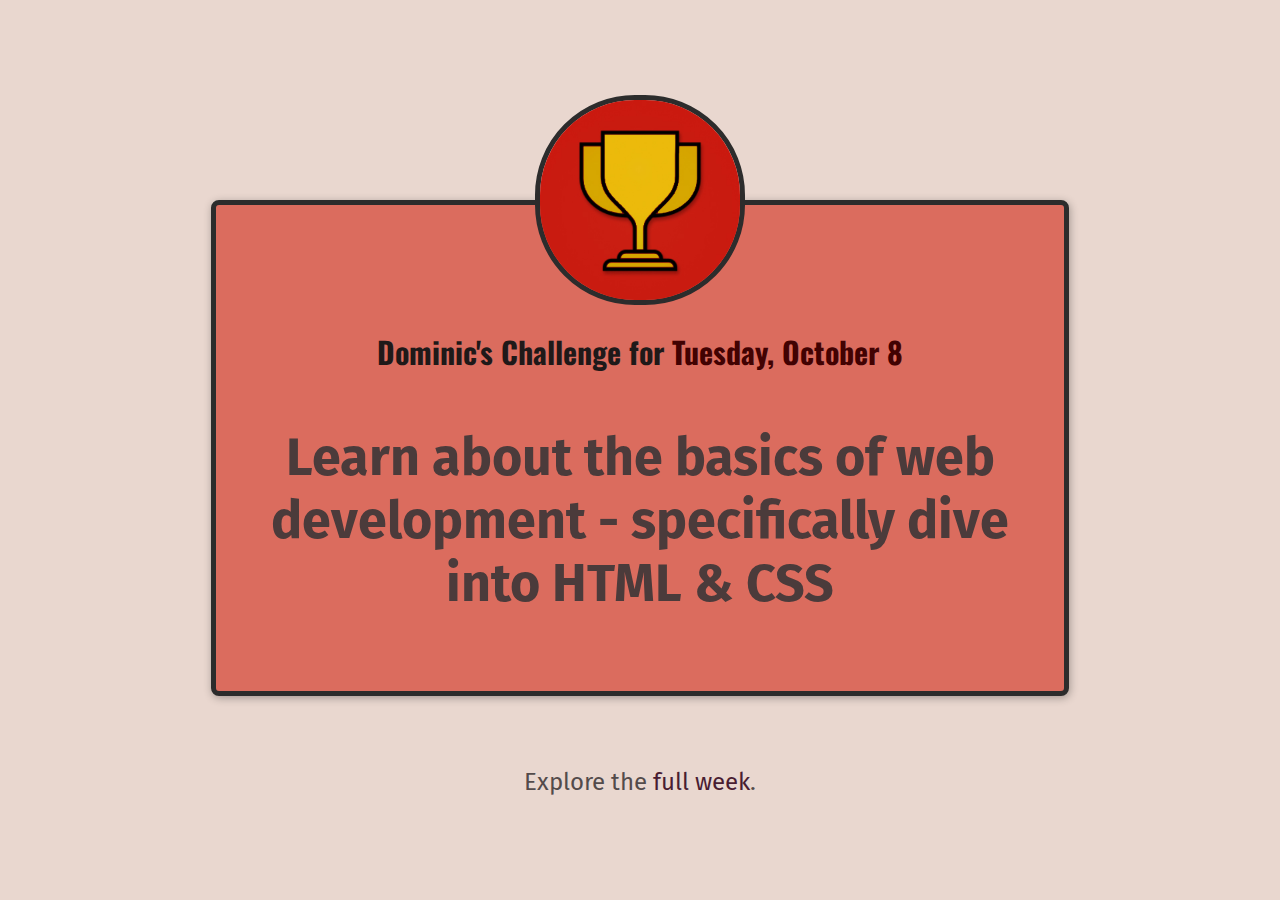
<file: 1.Goals/index.html>
<!DOCTYPE html>
<html lang="en">
  <head>
    <meta charset="UTF-8" />
    <meta name="viewport" content="width=device-width, initial-scale=1.0" />
    <title>My Daily Challenge</title>
    <link rel="preconnect" href="https://fonts.googleapis.com" />
    <link rel="preconnect" href="https://fonts.gstatic.com" crossorigin />
    <link
      href="https://fonts.googleapis.com/css2?family=Fira+Sans:ital,wght@0,100;0,200;0,300;0,400;0,500;0,600;0,700;0,800;0,900;1,100;1,200;1,300;1,400;1,500;1,600;1,700;1,800;1,900&family=Oswald:wght@200..700&display=swap"
      rel="stylesheet"
    />
    <link rel="stylesheet" href="/1.Goals/styles/shared.css" />
    <link rel="stylesheet" href="/1.Goals/styles/daily-challenge.css" />
    <link
      rel="icon"
      href="/1.Goals/images/favicon-32x32.png"
      type="image/x-icon"
    />
  </head>
  <body>
    <main>
      <img src="/1.Goals/images/challenges-trophy.jpg" alt="trophy" />
      <h1>Dominic's Challenge for <span>Tuesday, October 8</span></h1>
      <p id="todays-challenge">
        Learn about the basics of web development - specifically dive into HTML
        & CSS
      </p>
    </main>
    <footer>
      <p>Explore the <a href="full-week.html">full week</a>.</p>
    </footer>
  </body>
</html>
</file>
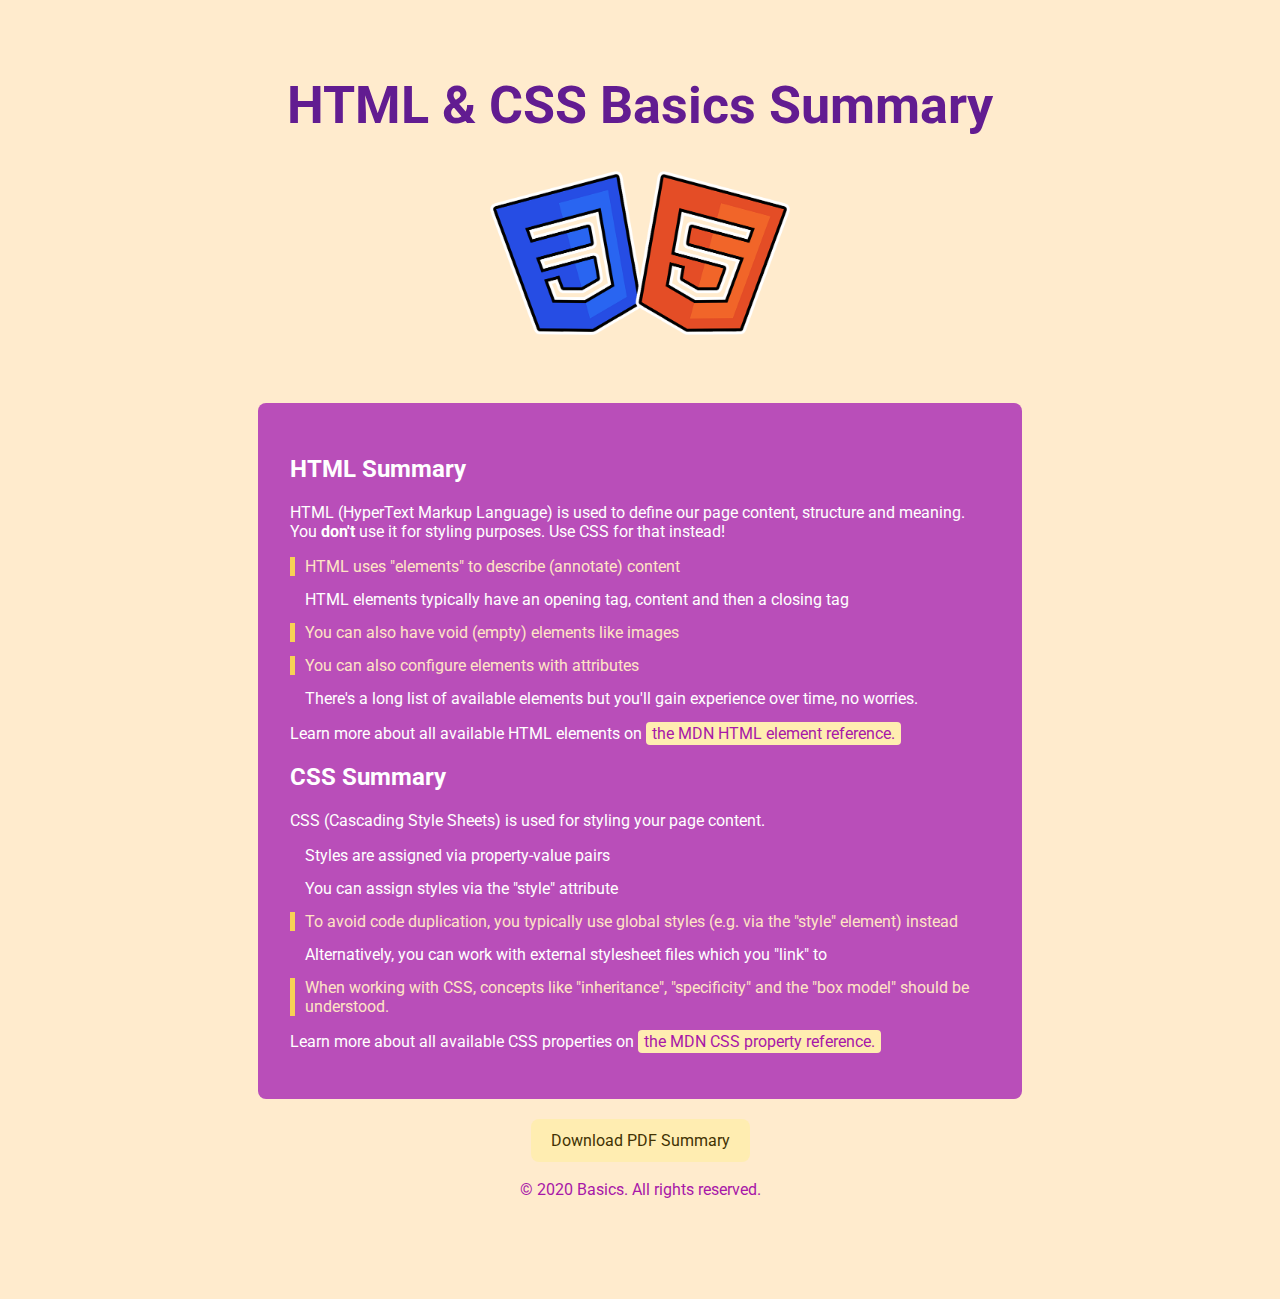
<file: 2.Basics/index.html>
<!DOCTYPE html>
<html lang="en">
  <head>
    <meta charset="UTF-8" />
    <meta name="viewport" content="width=device-width, initial-scale=1.0" />
    <title>HTML & CSS Basics Summary</title>
    <link rel="preconnect" href="https://fonts.googleapis.com" />
    <link rel="preconnect" href="https://fonts.gstatic.com" crossorigin />
    <link
      href="https://fonts.googleapis.com/css2?family=Roboto&display=swap"
      rel="stylesheet"
    />
    <link rel="stylesheet" href="/2.Basics/styles/styles.css" />
    <link
      rel="icon"
      href="/2.Basics/images/favicon-32x32.png"
      type="image/x-icon"
    />
  </head>
  <body>
    <header>
      <h1>HTML & CSS Basics Summary</h1>
      <img src="/2.Basics/images/html-css.png" alt="HTML and CSS logos" />
    </header>
    <main>
      <section>
        <h2>HTML Summary</h2>
        <p>
          HTML (HyperText Markup Language) is used to define our page content,
          structure and meaning. You <span class="highlight">don't</span> use it
          for styling purposes. Use CSS for that instead!
        </p>
        <ul>
          <li class="extra-important">
            HTML uses "elements" to describe (annotate) content
          </li>
          <li>
            HTML elements typically have an opening tag, content and then a
            closing tag
          </li>
          <li class="extra-important">
            You can also have void (empty) elements like images
          </li>
          <li class="extra-important">
            You can also configure elements with attributes
          </li>
          <li>
            There's a long list of available elements but you'll gain experience
            over time, no worries.
          </li>
        </ul>
        <p>
          Learn more about all available HTML elements on
          <a href="https://developer.mozilla.org/en-US/docs/Web/HTML/Element"
            >the MDN HTML element reference.</a
          >
        </p>
      </section>
      <section>
        <h2>CSS Summary</h2>
        <p>
          CSS (Cascading Style Sheets) is used for styling your page content.
        </p>
        <ul>
          <li>Styles are assigned via property-value pairs</li>
          <li>You can assign styles via the "style" attribute</li>
          <li class="extra-important">
            To avoid code duplication, you typically use global styles (e.g. via
            the "style" element) instead
          </li>
          <li>
            Alternatively, you can work with external stylesheet files which you
            "link" to
          </li>
          <li class="extra-important">
            When working with CSS, concepts like "inheritance", "specificity"
            and the "box model" should be understood.
          </li>
        </ul>
        <p>
          Learn more about all available CSS properties on
          <a href="https://developer.mozilla.org/en-US/docs/Web/CSS/Reference"
            >the MDN CSS property reference.</a
          >
        </p>
      </section>
    </main>
    <footer>
      <a href="/2.Basics/PDFs/html-css-basics-summary.pdf" target="_blank"
        >Download PDF Summary</a
      >
      <p>&copy; 2020 Basics. All rights reserved.</p>
    </footer>
  </body>
</html>
</file>
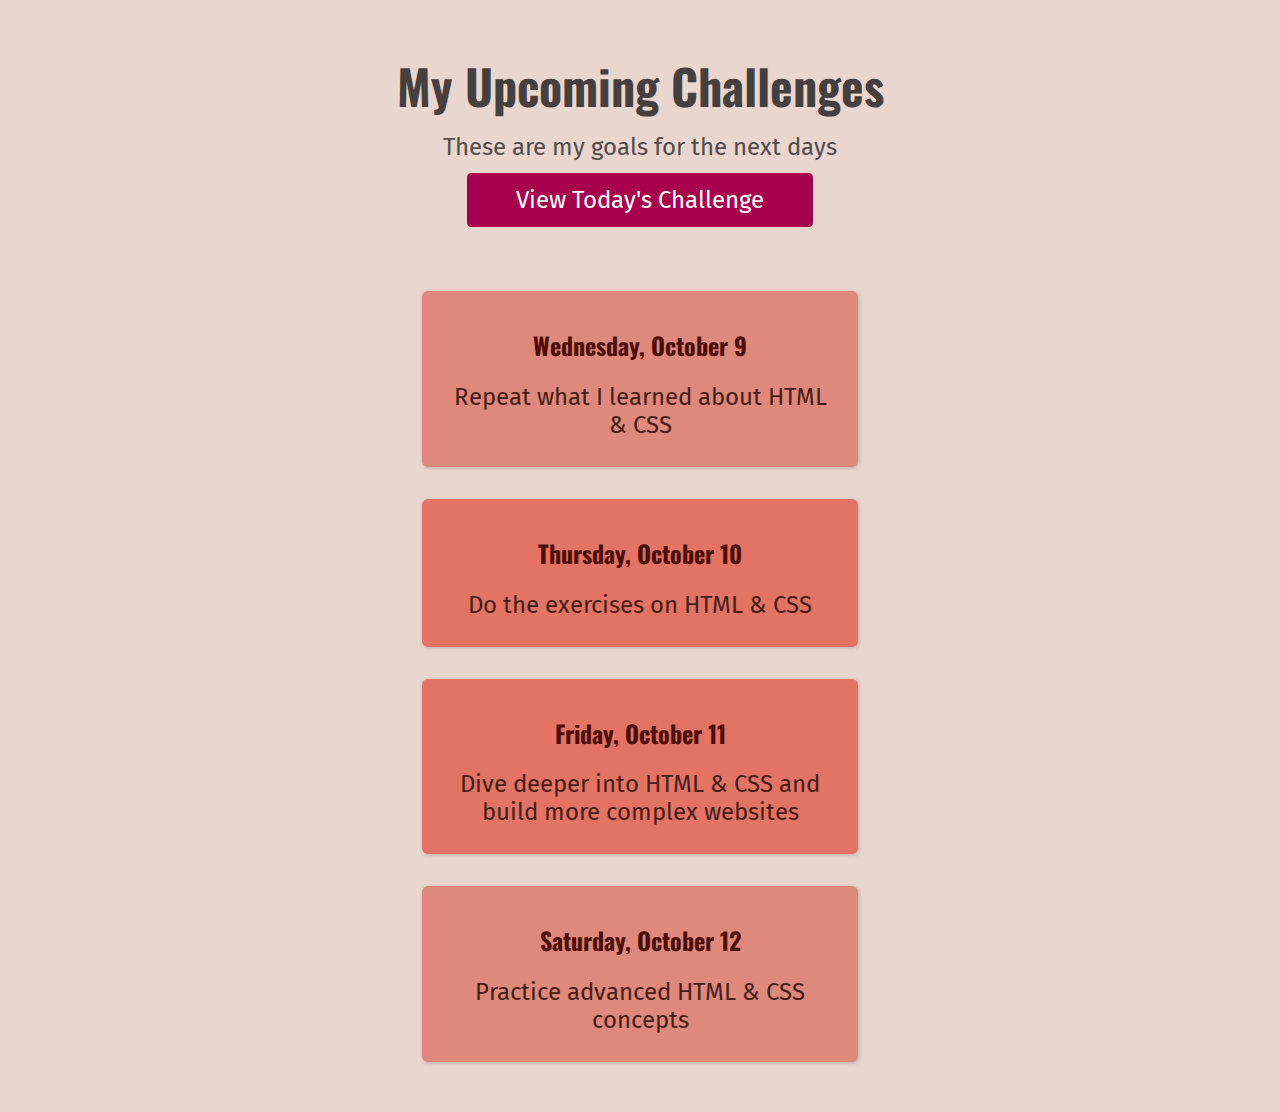
<file: 1.Goals/full-week.html>
<!DOCTYPE html>
<html lang="en">
  <head>
    <meta charset="UTF-8" />
    <meta name="viewport" content="width=device-width, initial-scale=1.0" />
    <title>My Upcoming Challenges</title>
    <link rel="preconnect" href="https://fonts.googleapis.com" />
    <link rel="preconnect" href="https://fonts.gstatic.com" crossorigin />
    <link
      href="https://fonts.googleapis.com/css2?family=Fira+Sans:ital,wght@0,100;0,200;0,300;0,400;0,500;0,600;0,700;0,800;0,900;1,100;1,200;1,300;1,400;1,500;1,600;1,700;1,800;1,900&family=Oswald:wght@200..700&display=swap"
      rel="stylesheet"
    />
    <link rel="stylesheet" href="/1.Goals/styles/shared.css" />
    <link rel="stylesheet" href="/1.Goals/styles/full-week.css" />
    <link
      rel="icon"
      href="/1.Goals/images/favicon-32x32.png"
      type="image/x-icon"
    />
  </head>
  <body>
    <header>
      <h1>My Upcoming Challenges</h1>
      <p id="description">These are my goals for the next days</p>
      <a href="index.html">View Today's Challenge</a>
    </header>
    <main>
      <ol>
        <li>
          <h2>Wednesday, October 9</h2>
          <p>Repeat what I learned about HTML & CSS</p>
        </li>
        <li class="highlight-goal">
          <h2>Thursday, October 10</h2>
          <p>Do the exercises on HTML & CSS</p>
        </li>
        <li class="highlight-goal">
          <h2>Friday, October 11</h2>
          <p>Dive deeper into HTML & CSS and build more complex websites</p>
        </li>
        <li>
          <h2>Saturday, October 12</h2>
          <p>Practice advanced HTML & CSS concepts</p>
        </li>
      </ol>
    </main>
  </body>
</html>
</file>
<file: 1.Goals/styles/shared.css>
body {
  text-align: center;
  background-color: rgb(233, 215, 207);
  color: rgb(83, 75, 75);
  margin: 50px;
}

h1 {
  font-family: "Oswald", sans-serif;
}

p {
  font-family: "Fira Sans", sans-serif;
  font-size: 24px;
}

a {
  font-family: "Fira Sans", sans-serif;
  text-decoration: none;
  color: rgb(167, 1, 78);
}

a:hover {
  text-decoration: underline;
}
</file>
<file: 1.Goals/styles/daily-challenge.css>
main {
  width: 800px;
  margin: 200px auto 72px auto;
  background-color: rgb(219, 108, 94);
  padding: 24px;
  border: 5px solid rgb(44, 44, 44);
  border-radius: 8px;
  box-shadow: 1px 2px 8px rgba(0, 0, 0, 0.3);
}

img {
  width: 200px;
  height: 200px;
  border-radius: 100px;
  border: 5px solid rgb(44, 44, 44);
  margin-top: -134px;
}

h1 {
  font-size: 30px;
  color: rgb(31, 25, 25);
}

a {
  color: rgb(73, 29, 50);
}

span {
  color: rgb(66, 2, 2);
}

#todays-challenge {
  color: rgb(75, 59, 59);
  font-weight: bold;
  font-size: 52px;
}
</file>
<file: 2.Basics/styles/styles.css>
body {
  font-family: "roboto", sans-serif;
  background-color: blanchedalmond;
}

h1 {
  font-size: 52px;
  color: rgb(98, 28, 145);
}

header {
  text-align: center;
  padding: 32px;
}

header img {
  width: 300px;
}

main {
  background-color: rgb(185, 78, 185);
  padding: 32px;
  margin: 32px auto;
  width: 700px;
  border-radius: 8px;
  color: white;
}

ul {
  margin: 0;
  padding: 0;
  list-style: none;
}

li {
  margin: 14px 0;
  padding-left: 10px;
  border-left: 5px solid transparent;
}

a {
  text-decoration: none;
  color: rgb(168, 24, 168);
  background-color: rgb(255, 237, 177);
  padding: 2px 6px;
  border-radius: 4px;
}

a:hover,
a:active {
  background-color: rgb(250, 201, 39);
}

footer {
  text-align: center;
  margin-bottom: 100px;
}

footer p {
  color: rgb(168, 24, 168);
  margin-top: 30px;
}

footer a {
  padding: 12px 20px;
  border-radius: 8px;
  background-color: rgb(255, 237, 177);
  color: rgb(66, 51, 4);
}

footer a:hover,
footer a:active {
  background-color: rgb(255, 186, 58);
}

.extra-important {
  color: bisque;
  border-color: rgb(247, 209, 85);
}

.highlight {
  font-weight: bold;
}
</file>
<file: 1.Goals/styles/full-week.css>
header {
  margin-bottom: 64px;
}

h1 {
  font-size: 48px;
  color: rgb(71, 62, 62);
  margin: 0;
}

#description {
  margin: 12px 0;
}

/* header p {
  margin-bottom: 36px;
} */

a {
  padding: 12px 48px;
  background-color: rgb(167, 1, 78);
  border: 1px solid rgb(167, 1, 78);
  color: white;
  border-radius: 4px;
  font-size: 24px;
  display: inline-block;
  margin: 0;
}

a:hover {
  background-color: rgb(180, 12, 90);
  text-decoration: none;
}

ol {
  list-style: none;
  width: 500px;
  margin: 36px auto 0 auto;
  padding: 0;
}

li {
  padding: 16px;
  box-shadow: 1px 1px 4px rgba(0, 0, 0, 0.2);
  margin: 32px;
  background-color: rgb(223, 136, 124);
  border-radius: 6px;
}

h2 {
  color: rgb(78, 13, 5);
  font-family: "Oswald", sans-serif;
}

main p {
  margin: 12px;
  color: rgb(71, 29, 22);
}

.highlight-goal {
  background-color: rgb(226, 115, 101);
}
</file>
